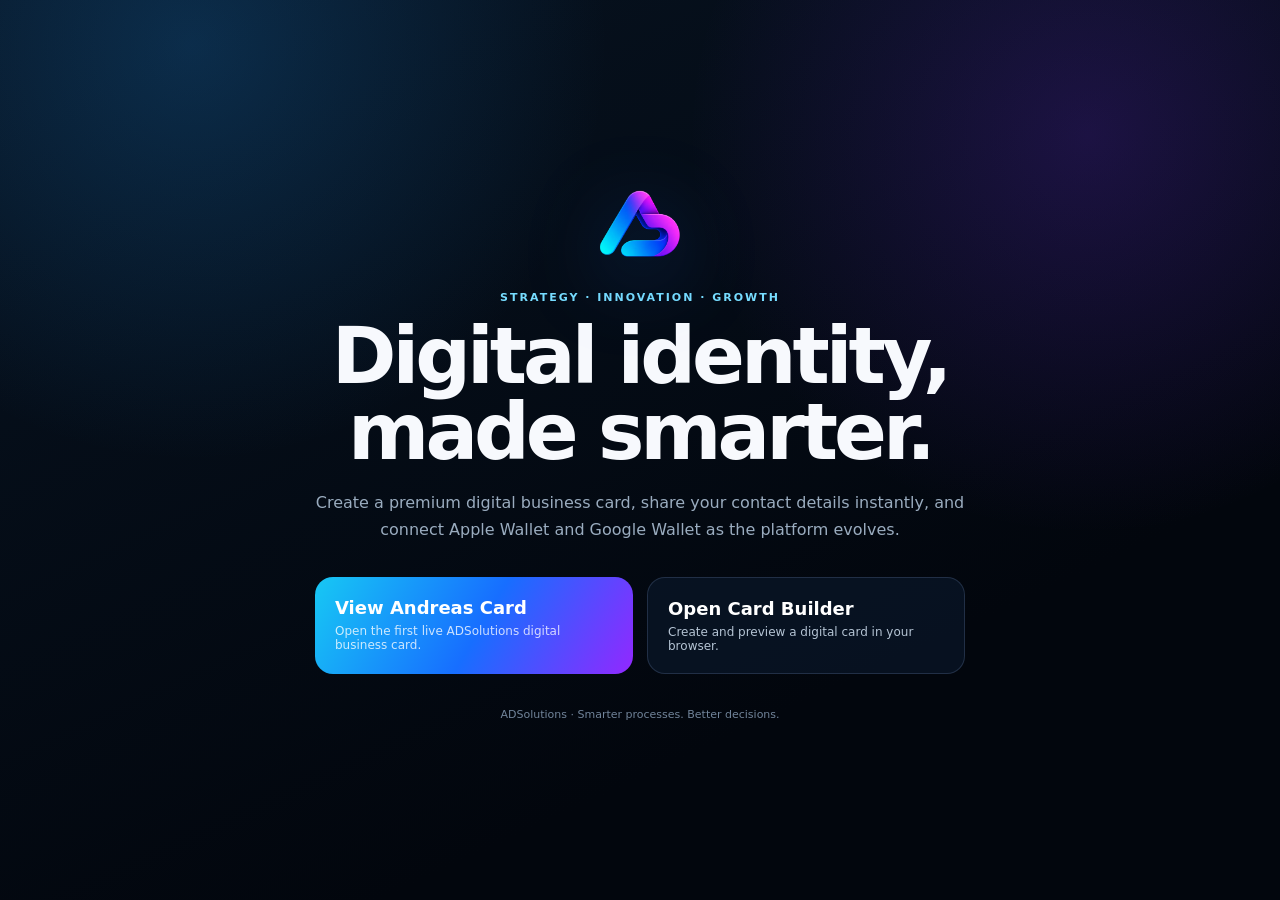
<file: index.html>
<!doctype html><html lang="en"><head><meta charset="utf-8"><meta name="viewport" content="width=device-width,initial-scale=1"><meta name="theme-color" content="#07111f"><meta name="description" content="ADSolutions Digital Card platform"><title>ADSolutions Digital Card</title><style>*{box-sizing:border-box}html,body{margin:0;min-height:100%;font-family:Inter,system-ui,-apple-system,BlinkMacSystemFont,"Segoe UI",sans-serif;background:#030812;color:#f7f9fd}body{background:radial-gradient(circle at 15% 5%,rgba(24,116,190,.28),transparent 30%),radial-gradient(circle at 85% 15%,rgba(114,43,230,.22),transparent 30%),linear-gradient(155deg,#071321,#02060d 72%)}main{min-height:100vh;display:grid;place-items:center;padding:28px}.wrap{width:min(940px,100%);text-align:center}.mark{width:92px;height:92px;margin:0 auto 20px;display:grid;place-items:center}.mark img{width:100%;height:100%;object-fit:contain;filter:drop-shadow(0 18px 40px rgba(39,117,255,.25))}.eyebrow{font-size:11px;letter-spacing:2px;color:#77ddff;font-weight:700}.title{font-size:clamp(45px,8vw,78px);line-height:.98;letter-spacing:-4px;margin:14px 0 18px}.sub{max-width:650px;margin:0 auto;color:#9aacbf;line-height:1.7;font-size:16px}.actions{display:grid;grid-template-columns:1fr 1fr;gap:14px;max-width:650px;margin:34px auto 0}a{padding:20px;border-radius:18px;border:1px solid rgba(148,184,235,.18);text-decoration:none;color:#fff;text-align:left;background:rgba(10,24,42,.7)}a.primary{border:0;background:linear-gradient(120deg,#17c8f4,#176eff 52%,#9228ff)}a strong{display:block;font-size:18px}a span{display:block;margin-top:6px;font-size:12px;color:#b5c4d4}.primary span{color:rgba(255,255,255,.78)}footer{margin-top:34px;color:#71849a;font-size:11px}@media(max-width:650px){.actions{grid-template-columns:1fr}.title{letter-spacing:-2.5px}}</style></head><body><main><div class="wrap"><div class="mark"><img src="./assets/brand/adsolutions-monogram-primary.png" alt="ADSolutions"></div><div class="eyebrow">STRATEGY · INNOVATION · GROWTH</div><h1 class="title">Digital identity,<br>made smarter.</h1><p class="sub">Create a premium digital business card, share your contact details instantly, and connect Apple Wallet and Google Wallet as the platform evolves.</p><div class="actions"><a class="primary" href="./andreas/"><strong>View Andreas Card</strong><span>Open the first live ADSolutions digital business card.</span></a><a href="./builder/"><strong>Open Card Builder</strong><span>Create and preview a digital card in your browser.</span></a></div><footer>ADSolutions · Smarter processes. Better decisions.</footer></div></main></body></html>
</file>
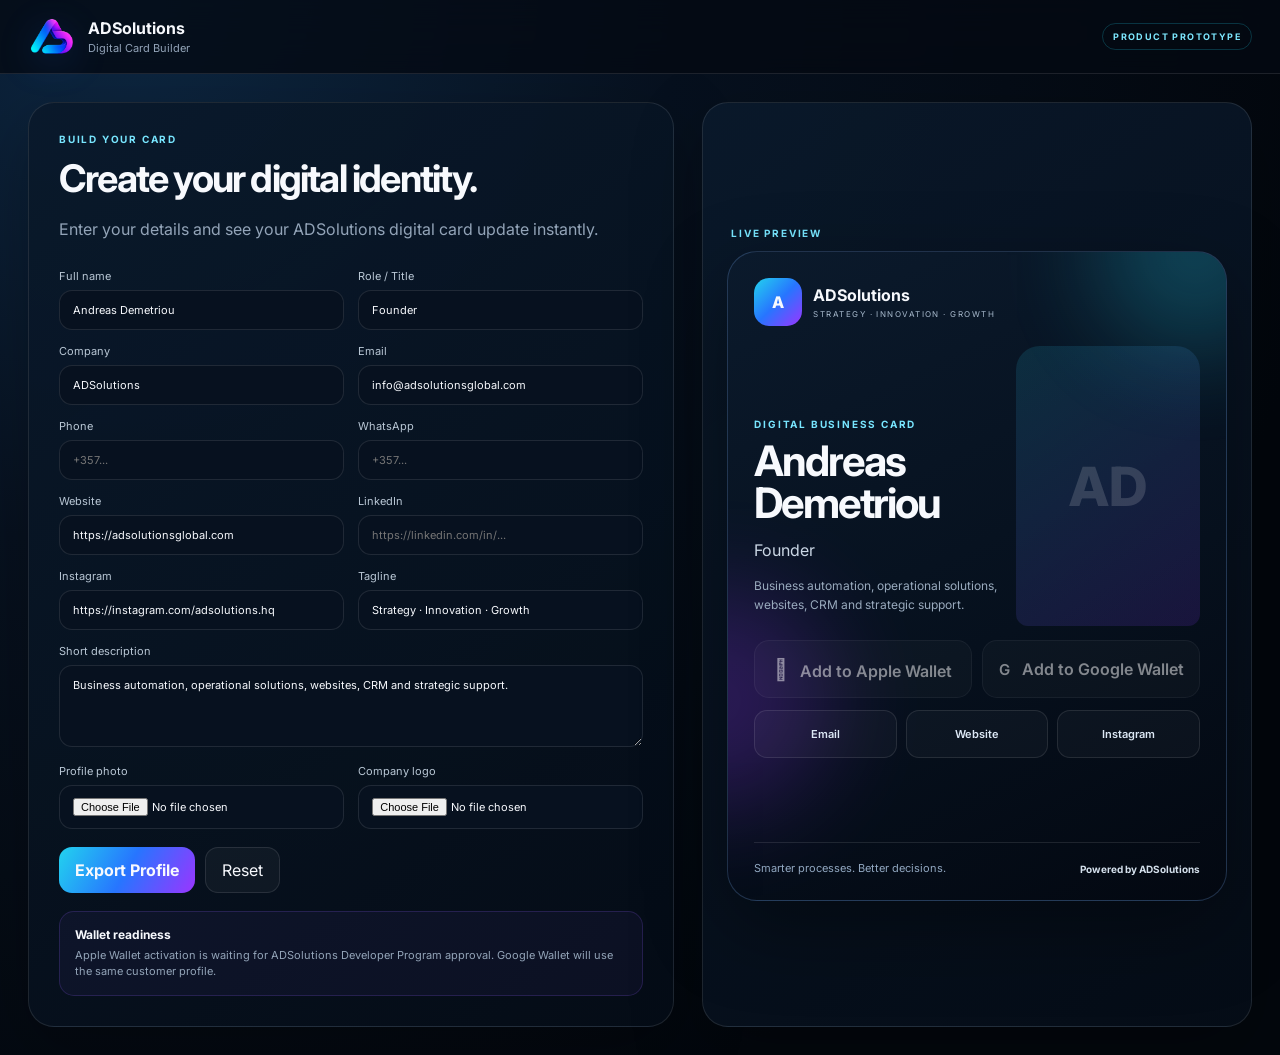
<file: builder/index.html>
<!doctype html>
<html lang="en">
<head>
  <meta charset="utf-8">
  <meta name="viewport" content="width=device-width,initial-scale=1">
  <meta name="theme-color" content="#07111f">
  <title>ADSolutions Digital Card Builder</title>
  <link rel="preconnect" href="https://fonts.googleapis.com">
  <link rel="preconnect" href="https://fonts.gstatic.com" crossorigin>
  <link href="https://fonts.googleapis.com/css2?family=Inter:wght@400;500;600;700;800&display=swap" rel="stylesheet">
  <link rel="stylesheet" href="./styles.css">
</head>
<body>
  <header class="topbar">
    <div class="brand">
      <div class="mark"><img src="../assets/brand/adsolutions-monogram-primary.png" alt="ADSolutions"></div>
      <div>
        <strong>ADSolutions</strong>
        <span>Digital Card Builder</span>
      </div>
    </div>
    <span class="badge">PRODUCT PROTOTYPE</span>
  </header>

  <main class="layout">
    <section class="builder-panel">
      <div class="section-head">
        <p class="eyebrow">BUILD YOUR CARD</p>
        <h1>Create your digital identity.</h1>
        <p>Enter your details and see your ADSolutions digital card update instantly.</p>
      </div>

      <form id="builder-form" class="form-grid">
        <label>Full name<input id="name" value="Andreas Demetriou"></label>
        <label>Role / Title<input id="role" value="Founder"></label>
        <label>Company<input id="company" value="ADSolutions"></label>
        <label>Email<input id="email" type="email" value="info@adsolutionsglobal.com"></label>
        <label>Phone<input id="phone" placeholder="+357..."></label>
        <label>WhatsApp<input id="whatsapp" placeholder="+357..."></label>
        <label>Website<input id="website" value="https://adsolutionsglobal.com"></label>
        <label>LinkedIn<input id="linkedin" placeholder="https://linkedin.com/in/..."></label>
        <label>Instagram<input id="instagram" value="https://instagram.com/adsolutions.hq"></label>
        <label>Tagline<input id="tagline" value="Strategy · Innovation · Growth"></label>
        <label class="span-2">Short description<textarea id="description">Business automation, operational solutions, websites, CRM and strategic support.</textarea></label>

        <label>Profile photo
          <input id="photo" type="file" accept="image/*">
        </label>
        <label>Company logo
          <input id="logo" type="file" accept="image/*">
        </label>
      </form>

      <div class="builder-actions">
        <button id="export-profile" type="button" class="primary">Export Profile</button>
        <button id="reset-profile" type="button">Reset</button>
      </div>

      <div class="platform-note">
        <strong>Wallet readiness</strong>
        <span>Apple Wallet activation is waiting for ADSolutions Developer Program approval. Google Wallet will use the same customer profile.</span>
      </div>
    </section>

    <section class="preview-panel">
      <p class="preview-label">LIVE PREVIEW</p>
      <article class="card" id="card-preview">
        <div class="orb orb1"></div>
        <div class="orb orb2"></div>

        <div class="card-brand">
          <div class="preview-logo" id="preview-logo">AD</div>
          <div>
            <strong id="preview-company">ADSolutions</strong>
            <span id="preview-tagline">STRATEGY · INNOVATION · GROWTH</span>
          </div>
        </div>

        <div class="card-hero">
          <div class="identity">
            <p class="micro">DIGITAL BUSINESS CARD</p>
            <h2 id="preview-name">Andreas Demetriou</h2>
            <p id="preview-role">Founder</p>
            <p id="preview-description">Business automation, operational solutions, websites, CRM and strategic support.</p>
          </div>
          <div class="photo-wrap">
            <div id="preview-photo" class="photo-placeholder">AD</div>
          </div>
        </div>

        <div class="wallet-row">
          <button type="button" disabled><span></span> Add to Apple Wallet</button>
          <button type="button" disabled><span class="g">G</span> Add to Google Wallet</button>
        </div>

        <div class="contact-row">
          <a id="preview-email" href="mailto:info@adsolutionsglobal.com">Email</a>
          <a id="preview-website" href="https://adsolutionsglobal.com" target="_blank" rel="noopener">Website</a>
          <a id="preview-instagram" href="https://instagram.com/adsolutions.hq" target="_blank" rel="noopener">Instagram</a>
          <a id="preview-linkedin" class="hidden" href="#" target="_blank" rel="noopener">LinkedIn</a>
          <a id="preview-whatsapp" class="hidden" href="#" target="_blank" rel="noopener">WhatsApp</a>
          <a id="preview-phone" class="hidden" href="#">Call</a>
        </div>

        <footer>
          <span>Smarter processes. Better decisions.</span>
          <strong>Powered by ADSolutions</strong>
        </footer>
      </article>
    </section>
  </main>

  <script src="./app.js"></script>
</body>
</html>
</file>
<file: builder/styles.css>
*{box-sizing:border-box}
:root{--bg:#040912;--panel:#081525;--line:rgba(255,255,255,.1);--text:#f7f9fd;--muted:#93a4b8;--cyan:#22d3ee;--blue:#2775ff;--purple:#9b35ff}
html,body{margin:0;min-height:100%;background:radial-gradient(circle at 10% 0,#0d2742 0,#07111f 35%,#03070d 78%);color:var(--text);font-family:Inter,system-ui,sans-serif}
button,input,textarea{font:inherit}
.topbar{height:74px;padding:0 28px;border-bottom:1px solid var(--line);display:flex;align-items:center;justify-content:space-between;background:rgba(4,10,18,.78);backdrop-filter:blur(16px);position:sticky;top:0;z-index:5}
.brand{display:flex;align-items:center;gap:12px}.mark{width:48px;height:48px;display:grid;place-items:center}.mark img{width:100%;height:100%;object-fit:contain;filter:drop-shadow(0 8px 18px rgba(39,117,255,.2))}
.brand strong,.brand span{display:block}.brand span{margin-top:3px;color:var(--muted);font-size:11px}
.badge{padding:7px 10px;border:1px solid rgba(34,211,238,.22);border-radius:999px;color:#7de8ff;font-size:9px;font-weight:700;letter-spacing:1.4px}
.layout{width:min(1400px,100%);margin:0 auto;display:grid;grid-template-columns:minmax(0,1fr) minmax(420px,.85fr);gap:28px;padding:28px}
.builder-panel,.preview-panel{border:1px solid var(--line);border-radius:26px;background:linear-gradient(145deg,rgba(10,25,43,.93),rgba(5,13,23,.92));box-shadow:0 24px 70px rgba(0,0,0,.25)}
.builder-panel{padding:30px}.preview-panel{padding:24px;display:flex;flex-direction:column;justify-content:center}
.eyebrow,.preview-label,.micro{margin:0 0 10px;color:#78e6ff;font-size:10px;font-weight:700;letter-spacing:1.8px}
.section-head h1{margin:0;font-size:38px;letter-spacing:-1.8px}.section-head>p:last-child{color:var(--muted);line-height:1.6}
.form-grid{display:grid;grid-template-columns:1fr 1fr;gap:14px;margin-top:26px}
.form-grid label{font-size:11px;color:#b9c7d5}
.form-grid input,.form-grid textarea{width:100%;margin-top:7px;border:1px solid var(--line);border-radius:13px;background:#07111f;color:var(--text);padding:12px 13px;outline:none}
.form-grid input:focus,.form-grid textarea:focus{border-color:rgba(34,211,238,.5)}textarea{min-height:82px;resize:vertical}.span-2{grid-column:1/-1}
.builder-actions{display:flex;gap:10px;margin-top:18px}.builder-actions button{border:1px solid var(--line);border-radius:13px;padding:12px 16px;background:rgba(255,255,255,.04);color:var(--text);cursor:pointer}.builder-actions .primary{border:0;background:linear-gradient(120deg,var(--cyan),var(--blue),var(--purple));font-weight:700}
.platform-note{display:grid;gap:5px;margin-top:18px;padding:15px;border:1px solid rgba(139,92,246,.2);border-radius:15px;background:rgba(139,92,246,.055)}.platform-note strong{font-size:12px}.platform-note span{color:var(--muted);font-size:11px;line-height:1.5}
.preview-label{margin:0 0 12px 4px}
.card{position:relative;overflow:hidden;min-height:650px;border:1px solid rgba(120,170,240,.24);border-radius:30px;padding:26px;background:linear-gradient(155deg,#0b1a2c 0%,#06101d 58%,#030811 100%);box-shadow:0 28px 80px rgba(0,0,0,.35)}
.orb{position:absolute;border-radius:50%;filter:blur(50px);opacity:.24}.orb1{width:200px;height:200px;background:var(--cyan);top:-100px;right:-70px}.orb2{width:220px;height:220px;background:var(--purple);bottom:90px;left:-120px}
.card-brand,.card-hero,.wallet-row,.contact-row,.card footer{position:relative;z-index:1}.card-brand{display:flex;align-items:center;gap:11px}
.preview-logo{width:48px;height:48px;border-radius:15px;display:grid;place-items:center;font-weight:800;background:linear-gradient(135deg,var(--cyan),var(--blue),var(--purple));background-size:cover;background-position:center}.card-brand strong,.card-brand span{display:block}.card-brand span{margin-top:4px;color:#a8bacd;font-size:8px;letter-spacing:1.45px}
.card-hero{display:grid;grid-template-columns:1.15fr .85fr;gap:12px;align-items:end;min-height:300px}.identity{padding-top:38px}.identity h2{margin:0;font-size:42px;line-height:1;letter-spacing:-2px}.identity>p:nth-of-type(2){color:#cbd7e5;font-size:16px}.identity>p:last-child{color:#99aabd;font-size:12px;line-height:1.6}
.photo-wrap{height:280px;display:flex;align-items:flex-end;justify-content:flex-end}.photo-placeholder{width:100%;height:100%;border-radius:24px 24px 12px 12px;display:grid;place-items:center;background:linear-gradient(145deg,rgba(34,211,238,.13),rgba(139,53,255,.15));background-size:cover;background-position:center;font-size:54px;font-weight:800;color:rgba(255,255,255,.15)}
.wallet-row{display:grid;grid-template-columns:1fr 1fr;gap:10px;margin-top:14px}.wallet-row button{min-height:58px;border:1px solid var(--line);border-radius:15px;background:rgba(255,255,255,.05);color:#fff;font-weight:600;opacity:.5}.wallet-row span{font-size:21px;margin-right:8px}.wallet-row .g{font-size:15px}
.contact-row{display:grid;grid-template-columns:repeat(3,1fr);gap:9px;margin-top:12px}.contact-row a{min-height:48px;border:1px solid var(--line);border-radius:13px;display:grid;place-items:center;color:#dce8f5;text-decoration:none;background:rgba(255,255,255,.03);font-size:11px;font-weight:600}.hidden{display:none!important}
.card footer{display:flex;justify-content:space-between;gap:20px;align-items:end;position:absolute;left:26px;right:26px;bottom:25px;border-top:1px solid var(--line);padding-top:18px}.card footer span{font-size:11px;color:#91a7c0}.card footer strong{font-size:10px;color:#d4e0ec}
@media(max-width:980px){.layout{grid-template-columns:1fr}.preview-panel{order:-1}.card{min-height:600px}}
@media(max-width:620px){.topbar{padding:0 16px}.badge{display:none}.layout{padding:12px}.builder-panel,.preview-panel{border-radius:22px}.builder-panel{padding:20px}.form-grid{grid-template-columns:1fr}.span-2{grid-column:auto}.card{padding:20px;min-height:620px}.card-hero{grid-template-columns:1fr 42%;min-height:290px}.identity h2{font-size:34px}.wallet-row{grid-template-columns:1fr}.contact-row{grid-template-columns:1fr 1fr}.card footer{left:20px;right:20px}}
</file>
